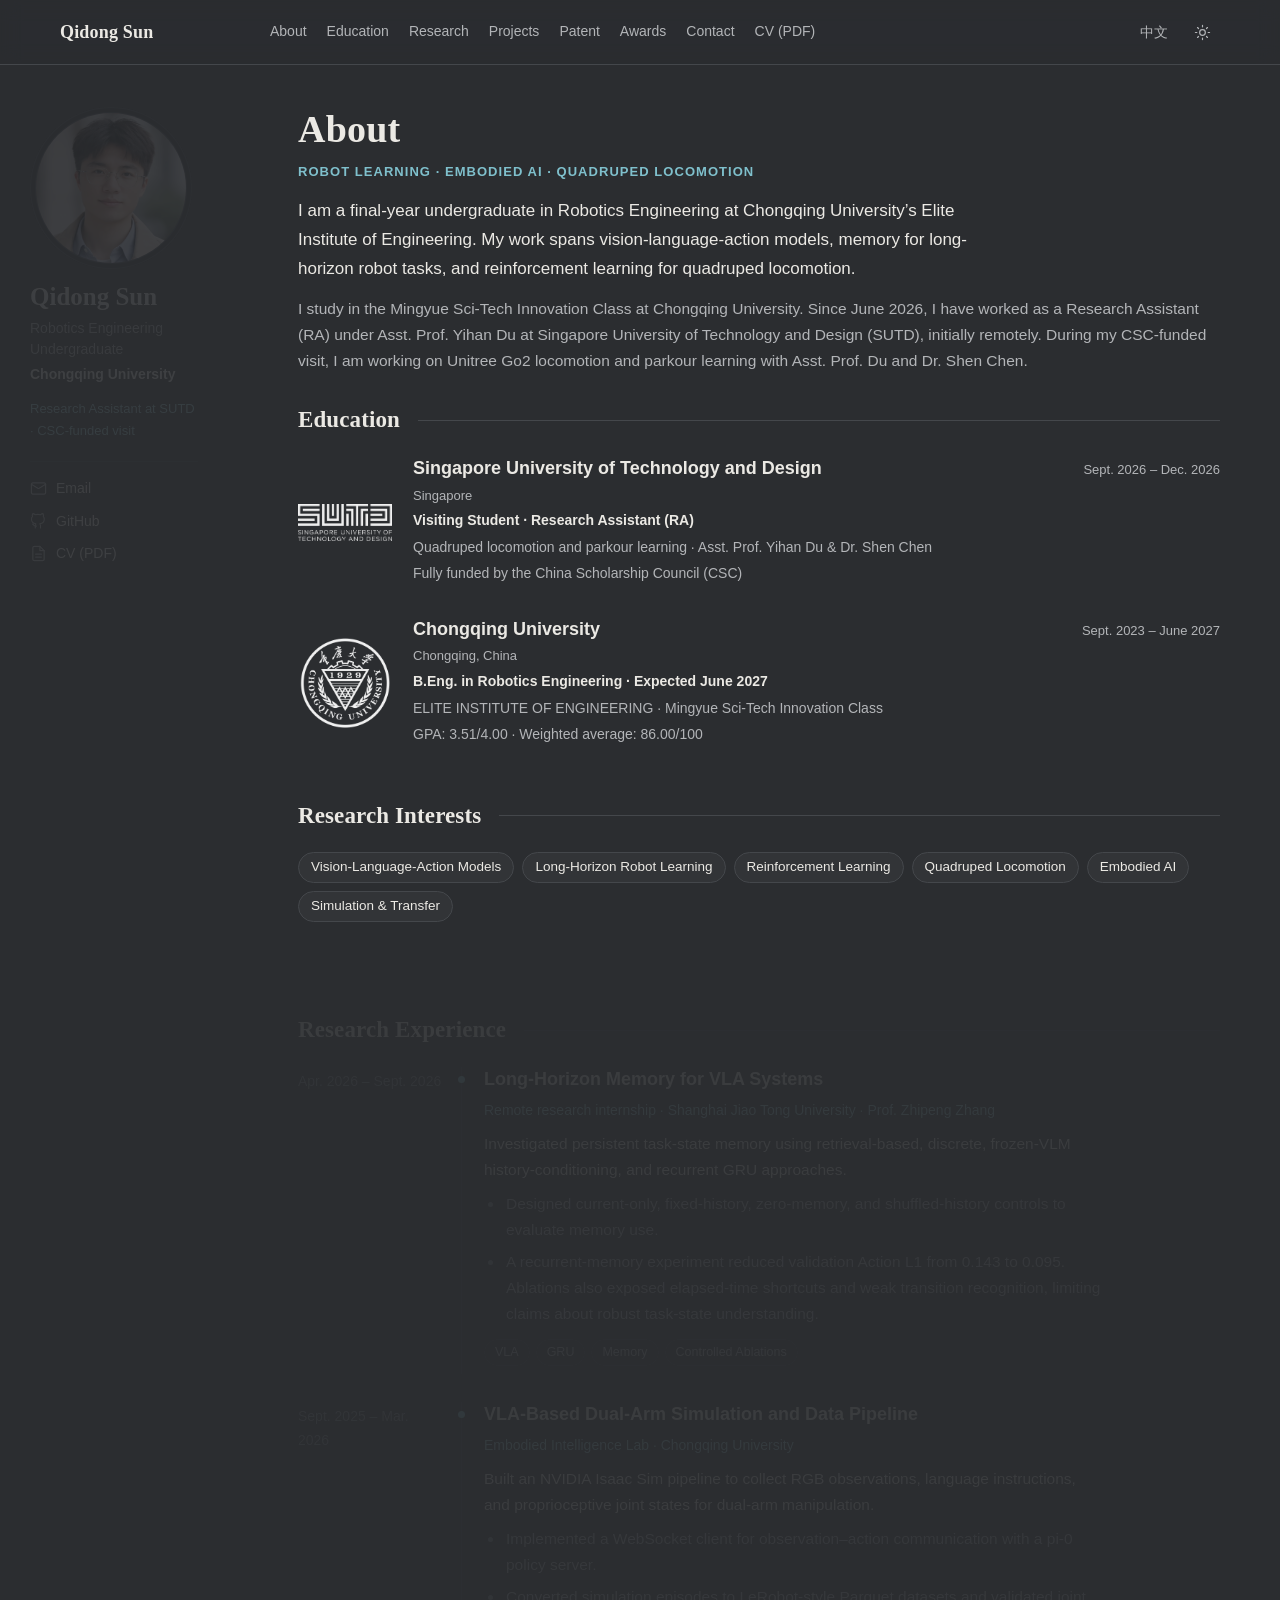
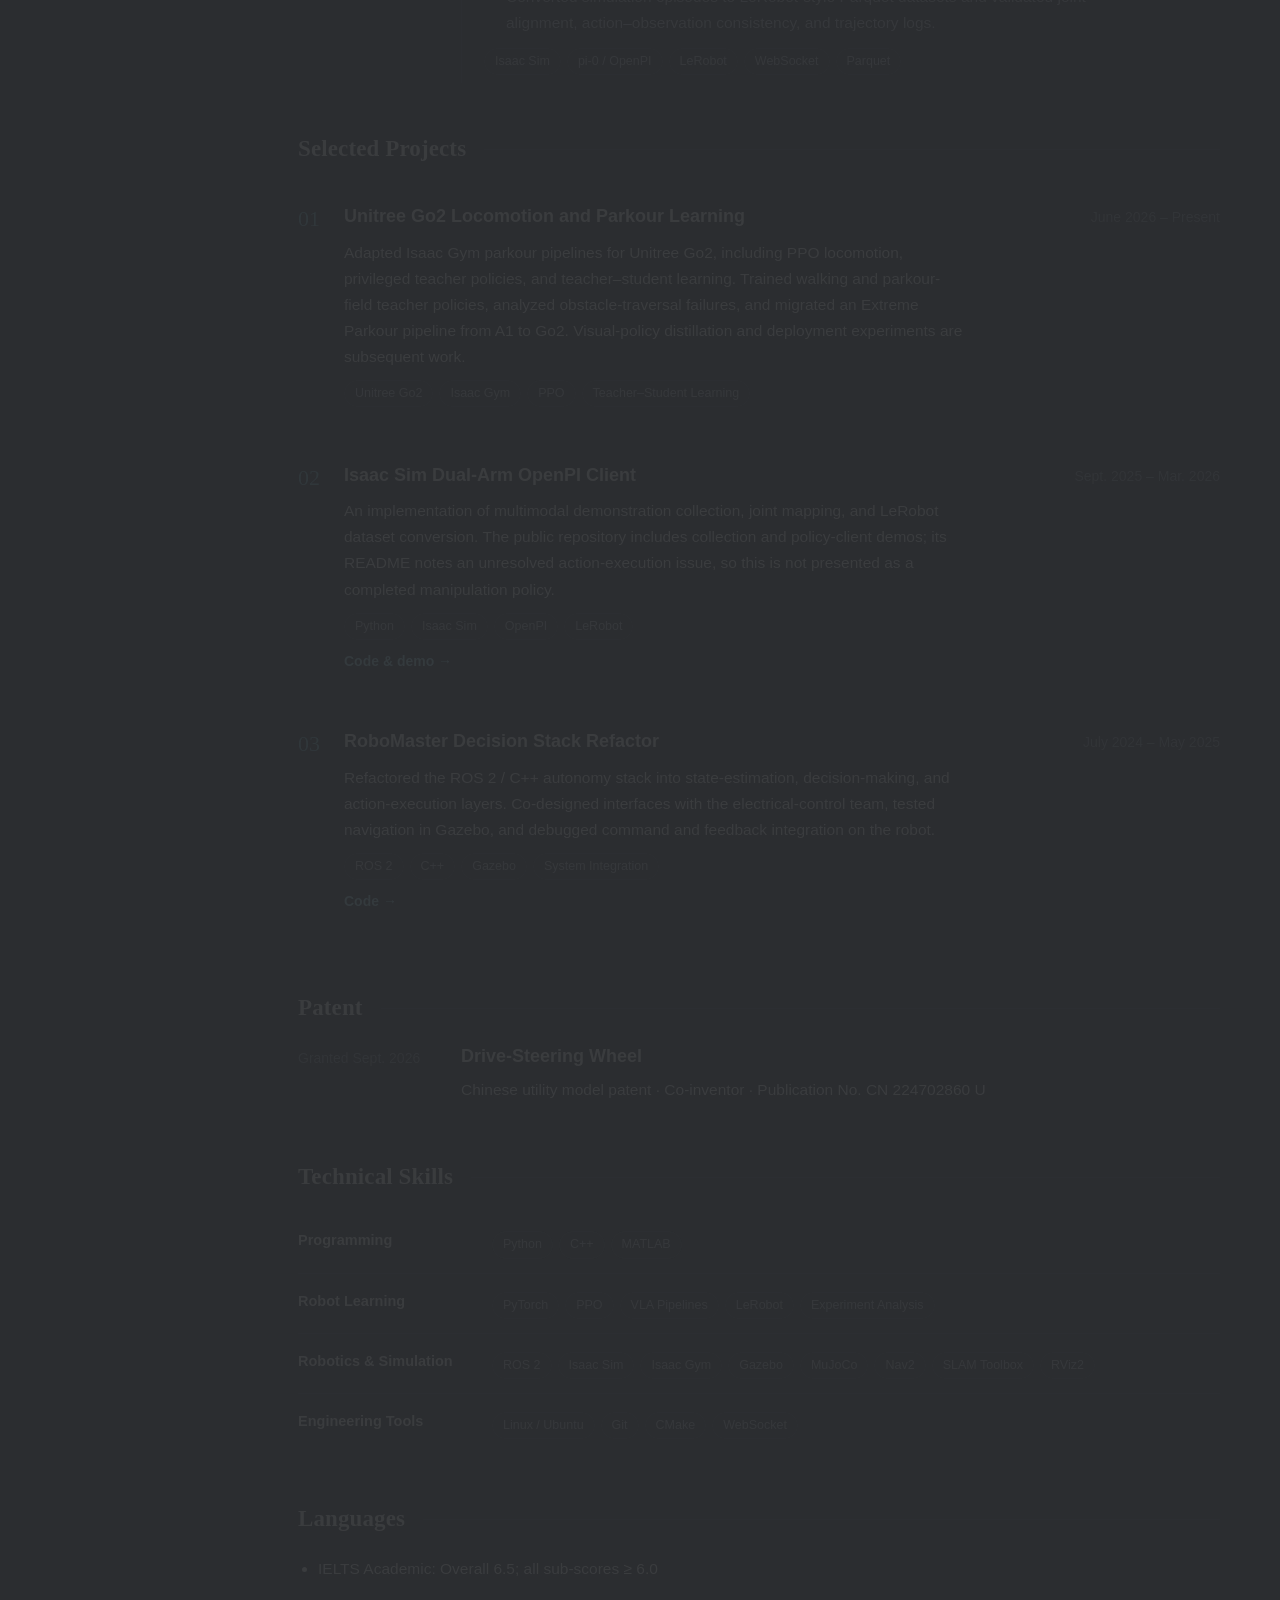
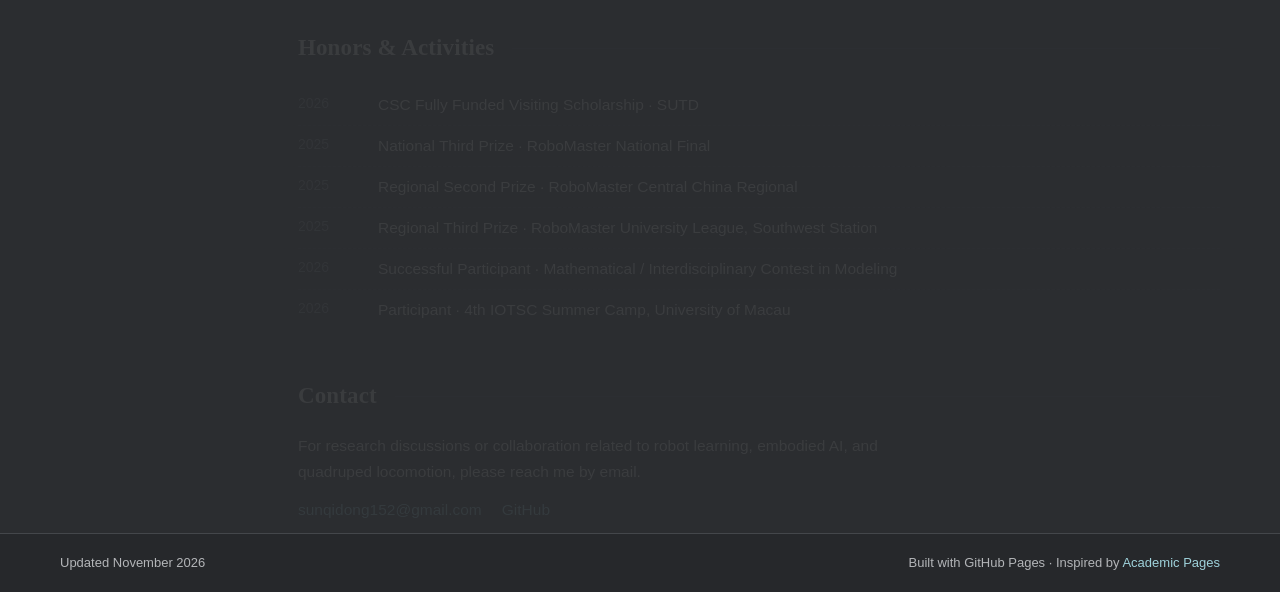
<file: index.html>
<!doctype html>
<html lang="en" data-theme="dark">
  <head>
    <meta charset="utf-8" />
    <meta name="viewport" content="width=device-width, initial-scale=1" />
    <!-- 仅加载本站资源：不接入统计追踪、第三方脚本或数据上传接口。 -->
    <meta http-equiv="Content-Security-Policy" content="default-src 'self'; script-src 'self'; style-src 'self'; img-src 'self'; connect-src 'none'; object-src 'none'; base-uri 'self'; form-action 'none'" />
    <meta name="referrer" content="no-referrer" />
    <meta
      name="description"
      content="I am a final-year undergraduate in Robotics Engineering at Chongqing University’s Elite Institute of Engineering. My work spans vision-language-action models, memory for long-horizon robot tasks, and reinforcement learning for quadruped locomotion."
    />
    <meta name="author" content="Qidong Sun" />
    <title>Qidong Sun | Robotics &amp; Robot Learning</title>
    <link rel="canonical" href="https://rest271828.github.io/" />
    <link rel="icon" href="assets/favicon.png" type="image/png" />
    <!-- 链接预览卡片（微信、Slack、LinkedIn、邮件等）。description 由 tools/prerender.cjs 自动填写。 -->
    <meta property="og:type" content="profile" />
    <meta property="og:site_name" content="Qidong Sun" />
    <meta property="og:title" content="Qidong Sun | Robotics &amp; Robot Learning" />
    <meta property="og:description" content="I am a final-year undergraduate in Robotics Engineering at Chongqing University’s Elite Institute of Engineering. My work spans vision-language-action models, memory for long-horizon robot tasks, and reinforcement learning for quadruped locomotion." />
    <meta property="og:url" content="https://rest271828.github.io/" />
    <meta property="og:image" content="https://rest271828.github.io/assets/og-avatar.jpg" />
    <meta property="og:image:width" content="600" />
    <meta property="og:image:height" content="600" />
    <meta property="og:image:alt" content="Portrait of Qidong Sun" />
    <meta name="twitter:card" content="summary" />
    <script type="application/ld+json">
    {
      "@context": "https://schema.org",
      "@type": "Person",
      "name": "Qidong Sun",
      "alternateName": "孙奇栋",
      "url": "https://rest271828.github.io/",
      "image": "https://rest271828.github.io/assets/profile.webp",
      "jobTitle": "Robotics Engineering Undergraduate",
      "affiliation": [
        {
          "@type": "CollegeOrUniversity",
          "name": "Singapore University of Technology and Design"
        },
        {
          "@type": "CollegeOrUniversity",
          "name": "Chongqing University"
        }
      ],
      "knowsAbout": [
        "Vision-Language-Action Models",
        "Long-Horizon Robot Learning",
        "Reinforcement Learning",
        "Quadruped Locomotion",
        "Embodied AI",
        "Simulation & Transfer"
      ],
      "sameAs": [
        "https://github.com/rest271828"
      ]
    }
    </script>
    <link rel="stylesheet" href="styles.css?v=static-1" />
  </head>
  <body class="home-page">
    <a class="skip-link" href="#home">Skip to content / 跳转到正文</a>
    <header class="site-header">
      <div class="page topbar">
        <a class="site-title" href="#home" id="site-title">Qidong Sun</a>
        <nav aria-label="Main navigation" id="main-nav"><a href="#about" rel="noreferrer noopener">About</a><a href="#education" rel="noreferrer noopener">Education</a><a href="#research" rel="noreferrer noopener">Research</a><a href="#projects" rel="noreferrer noopener">Projects</a><a href="#patents" rel="noreferrer noopener">Patent</a><a href="#awards" rel="noreferrer noopener">Awards</a><a href="#contact" rel="noreferrer noopener">Contact</a><a href="assets/Qidong-Sun-CV.pdf" download rel="noreferrer noopener">CV (PDF)</a></nav>
        <div class="nav-wrap">
          <button class="lang-toggle" id="lang-toggle" type="button" aria-label="切换为中文" lang="zh-CN">中文</button>
          <button class="theme-toggle" id="theme-toggle" type="button" aria-label="Switch to light theme" aria-pressed="true" title="Switch to light theme"><svg width="17" height="17" viewBox="0 0 24 24" fill="none" stroke="currentColor" stroke-width="1.7" stroke-linecap="round" stroke-linejoin="round" aria-hidden="true"><circle cx="12" cy="12" r="4"/><path d="M12 2v2m0 16v2M2 12h2m16 0h2M5 5l1.4 1.4m11.2 11.2L19 19M5 19l1.4-1.4M17.6 6.4 19 5"/></svg></button>
        </div>
      </div>
    </header>

    <div class="page site-layout">
      <!-- 个人资料来自 site-data.js；未设置公开头像时不显示占位图。 -->
      <aside class="profile" id="profile">
        <div class="portrait"><img src="assets/profile.webp" alt="Qidong Sun" width="128" height="128" /></div>
        <div class="monogram" aria-hidden="true">QS</div>
        <p class="profile-name" id="profile-name">Qidong Sun</p>
        <p class="profile-alternate" id="profile-alternate" hidden></p>
        <p class="profile-role" id="profile-role">Robotics Engineering Undergraduate</p>
        <p class="profile-school" id="profile-school">Chongqing University</p>
        <p class="profile-visit" id="profile-visit">Research Assistant at SUTD · CSC-funded visit</p>
        <div class="profile-links" id="hero-links"><a href="mailto:sunqidong152@gmail.com" rel="noreferrer noopener"><svg width="17" height="17" viewBox="0 0 24 24" fill="none" stroke="currentColor" stroke-width="1.7" stroke-linecap="round" stroke-linejoin="round" aria-hidden="true"><rect x="2" y="4" width="20" height="16" rx="2"/><path d="m22 6-9 5.7a2 2 0 0 1-2 0L2 6"/></svg>Email</a><a href="https://github.com/rest271828" rel="noreferrer noopener"><svg width="17" height="17" viewBox="0 0 24 24" fill="none" stroke="currentColor" stroke-width="1.7" stroke-linecap="round" stroke-linejoin="round" aria-hidden="true"><path d="M9 19c-4.3 1.4-4.3-2.5-6-3m12 6v-3.9a3.4 3.4 0 0 0-1-2.6c3.3-.4 6.8-1.6 6.8-7.4A5.8 5.8 0 0 0 19.2 4c.2-.4.7-1.9-.2-4 0 0-1.3-.4-4.2 1.6a14.4 14.4 0 0 0-7.6 0C4.3-.4 3 0 3 0c-.9 2.1-.4 3.6-.2 4A5.8 5.8 0 0 0 1.2 8.1c0 5.8 3.5 7 6.8 7.4a3.4 3.4 0 0 0-1 2.6V22" transform="translate(1 1) scale(.92)"/></svg>GitHub</a><a href="assets/Qidong-Sun-CV.pdf" download rel="noreferrer noopener"><svg width="17" height="17" viewBox="0 0 24 24" fill="none" stroke="currentColor" stroke-width="1.7" stroke-linecap="round" stroke-linejoin="round" aria-hidden="true"><path d="M14 2H6a2 2 0 0 0-2 2v16a2 2 0 0 0 2 2h12a2 2 0 0 0 2-2V8Z"/><path d="M14 2v6h6M8 13h8m-8 4h8"/></svg>CV (PDF)</a></div>
      </aside>

      <main id="home">
        <section class="intro" id="about">
          <h1 data-section-title="about">About</h1>
          <p class="subtitle" id="hero-subtitle">Robot Learning · Embodied AI · Quadruped Locomotion</p>
          <p id="hero-summary">I am a final-year undergraduate in Robotics Engineering at Chongqing University’s Elite Institute of Engineering. My work spans vision-language-action models, memory for long-horizon robot tasks, and reinforcement learning for quadruped locomotion.</p>
          <p id="about-text">I study in the Mingyue Sci-Tech Innovation Class at Chongqing University. Since June 2026, I have worked as a Research Assistant (RA) under Asst. Prof. Yihan Du at Singapore University of Technology and Design (SUTD), initially remotely. During my CSC-funded visit, I am working on Unitree Go2 locomotion and parkour learning with Asst. Prof. Du and Dr. Shen Chen.</p>
        </section>

        <section id="education">
          <h2 data-section-title="education">Education</h2>
          <div class="education-list" id="education-list">
    <article class="education-item">
      <div class="education-logo-set"><img class="education-logo" src="assets/logos/sutd.png" alt="" width="92" height="48" /></div>
      <div class="education-main">
        <div class="entry-heading"><h3>Singapore University of Technology and Design</h3><p class="education-time">Sept. 2026 – Dec. 2026</p></div>
        <p class="location">Singapore</p>
        <p class="education-degree">Visiting Student · Research Assistant (RA)</p>
        <p>Quadruped locomotion and parkour learning · Asst. Prof. Yihan Du &amp; Dr. Shen Chen</p>
        <p class="education-note">Fully funded by the China Scholarship Council (CSC)</p>
      </div>
    </article>
    <article class="education-item">
      <div class="education-logo-set"><img class="education-logo" src="assets/logos/cqu-seal.png" alt="" width="92" height="48" /></div>
      <div class="education-main">
        <div class="entry-heading"><h3>Chongqing University</h3><p class="education-time">Sept. 2023 – June 2027</p></div>
        <p class="location">Chongqing, China</p>
        <p class="education-degree">B.Eng. in Robotics Engineering · Expected June 2027</p>
        <p>ELITE INSTITUTE OF ENGINEERING · Mingyue Sci-Tech Innovation Class</p>
        <p class="education-note">GPA: 3.51/4.00 · Weighted average: 86.00/100</p>
      </div>
    </article></div>
        </section>

        <section id="interests">
          <h2 data-section-title="interests">Research Interests</h2>
          <div class="interest-list" id="interest-list"><span>Vision-Language-Action Models</span><span>Long-Horizon Robot Learning</span><span>Reinforcement Learning</span><span>Quadruped Locomotion</span><span>Embodied AI</span><span>Simulation &amp; Transfer</span></div>
        </section>

        <section id="research">
          <h2 data-section-title="research">Research Experience</h2>
          <div class="item-list" id="research-list">
    <article class="text-item">
      <p class="item-time">Apr. 2026 – Sept. 2026</p>
      <div>
        <h3>Long-Horizon Memory for VLA Systems</h3>
        <p class="affiliation">Remote research internship · Shanghai Jiao Tong University · Prof. Zhipeng Zhang</p>
        <p>Investigated persistent task-state memory using retrieval-based, discrete, frozen-VLM history-conditioning, and recurrent GRU approaches.</p>
        <ul class="highlights"><li>Designed current-only, fixed-history, zero-memory, and shuffled-history controls to evaluate memory use.</li><li>A recurrent-memory experiment reduced validation Action L1 from 0.143 to 0.095. Ablations also exposed elapsed-time shortcuts and weak transition recognition, limiting claims about robust task-state understanding.</li></ul>
        <p class="tech-list"><span>VLA</span><span>GRU</span><span>Memory</span><span>Controlled Ablations</span></p>
      </div>
    </article>
    <article class="text-item">
      <p class="item-time">Sept. 2025 – Mar. 2026</p>
      <div>
        <h3>VLA-Based Dual-Arm Simulation and Data Pipeline</h3>
        <p class="affiliation">Embodied Intelligence Lab · Chongqing University</p>
        <p>Built an NVIDIA Isaac Sim pipeline to collect RGB observations, language instructions, and proprioceptive joint states for dual-arm manipulation.</p>
        <ul class="highlights"><li>Implemented a WebSocket client for observation–action communication with a pi-0 policy server.</li><li>Converted simulation episodes to LeRobot-style Parquet datasets and validated joint alignment, action–observation consistency, and trajectory logs.</li></ul>
        <p class="tech-list"><span>Isaac Sim</span><span>pi-0 / OpenPI</span><span>LeRobot</span><span>WebSocket</span><span>Parquet</span></p>
      </div>
    </article></div>
        </section>

        <section id="projects">
          <h2 data-section-title="projects">Selected Projects</h2>
          <div class="project-list" id="project-list"><article class="project-item ">
      
      <div class="project-copy">
        <div class="entry-heading"><h3>Unitree Go2 Locomotion and Parkour Learning</h3><p class="item-time">June 2026 – Present</p></div>
        <p>Adapted Isaac Gym parkour pipelines for Unitree Go2, including PPO locomotion, privileged teacher policies, and teacher–student learning. Trained walking and parkour-field teacher policies, analyzed obstacle-traversal failures, and migrated an Extreme Parkour pipeline from A1 to Go2. Visual-policy distillation and deployment experiments are subsequent work.</p>
        <p class="tech-list"><span>Unitree Go2</span><span>Isaac Gym</span><span>PPO</span><span>Teacher–Student Learning</span></p>
        
      </div>
    </article><article class="project-item ">
      
      <div class="project-copy">
        <div class="entry-heading"><h3>Isaac Sim Dual-Arm OpenPI Client</h3><p class="item-time">Sept. 2025 – Mar. 2026</p></div>
        <p>An implementation of multimodal demonstration collection, joint mapping, and LeRobot dataset conversion. The public repository includes collection and policy-client demos; its README notes an unresolved action-execution issue, so this is not presented as a completed manipulation policy.</p>
        <p class="tech-list"><span>Python</span><span>Isaac Sim</span><span>OpenPI</span><span>LeRobot</span></p>
        <p class="links"><a href="https://github.com/rest271828/lerobot_data_convert_test_isaacsim" rel="noreferrer noopener">Code &amp; demo</a></p>
      </div>
    </article><article class="project-item ">
      
      <div class="project-copy">
        <div class="entry-heading"><h3>RoboMaster Decision Stack Refactor</h3><p class="item-time">July 2024 – May 2025</p></div>
        <p>Refactored the ROS 2 / C++ autonomy stack into state-estimation, decision-making, and action-execution layers. Co-designed interfaces with the electrical-control team, tested navigation in Gazebo, and debugged command and feedback integration on the robot.</p>
        <p class="tech-list"><span>ROS 2</span><span>C++</span><span>Gazebo</span><span>System Integration</span></p>
        <p class="links"><a href="https://github.com/rest271828/rm_decision_2025_pb" rel="noreferrer noopener">Code</a></p>
      </div>
    </article></div>
        </section>

        <section id="patents">
          <h2 data-section-title="patents">Patent</h2>
          <div class="item-list" id="patent-list">
    <article class="text-item">
      <p class="item-time">Granted Sept. 2026</p>
      <div>
        <h3>Drive-Steering Wheel</h3>
        
        <p>Chinese utility model patent · Co-inventor · Publication No. CN 224702860 U</p>
        
        
      </div>
    </article></div>
        </section>

        <section id="skills">
          <h2 data-section-title="skills">Technical Skills</h2>
          <div class="skill-list" id="skill-list">
    <div class="skill-row"><h3>Programming</h3><p><span>Python</span><span>C++</span><span>MATLAB</span></p></div>
    <div class="skill-row"><h3>Robot Learning</h3><p><span>PyTorch</span><span>PPO</span><span>VLA Pipelines</span><span>LeRobot</span><span>Experiment Analysis</span></p></div>
    <div class="skill-row"><h3>Robotics &amp; Simulation</h3><p><span>ROS 2</span><span>Isaac Sim</span><span>Isaac Gym</span><span>Gazebo</span><span>MuJoCo</span><span>Nav2</span><span>SLAM Toolbox</span><span>RViz2</span></p></div>
    <div class="skill-row"><h3>Engineering Tools</h3><p><span>Linux / Ubuntu</span><span>Git</span><span>CMake</span><span>WebSocket</span></p></div></div>
        </section>

        <section id="certificates">
          <h2 data-section-title="certificates">Languages</h2>
          <ul class="plain-list" id="certificate-list"><li>IELTS Academic: Overall 6.5; all sub-scores ≥ 6.0</li></ul>
        </section>

        <section id="awards">
          <h2 data-section-title="awards">Honors &amp; Activities</h2>
          <ul class="plain-list" id="award-list"><li><span class="list-time">2026</span><span>CSC Fully Funded Visiting Scholarship · SUTD</span></li><li><span class="list-time">2025</span><span>National Third Prize · RoboMaster National Final</span></li><li><span class="list-time">2025</span><span>Regional Second Prize · RoboMaster Central China Regional</span></li><li><span class="list-time">2025</span><span>Regional Third Prize · RoboMaster University League, Southwest Station</span></li><li><span class="list-time">2026</span><span>Successful Participant · Mathematical / Interdisciplinary Contest in Modeling</span></li><li><span class="list-time">2026</span><span>Participant · 4th IOTSC Summer Camp, University of Macau</span></li></ul>
        </section>

        <section id="contact">
          <h2 data-section-title="contact">Contact</h2>
          <p id="contact-text">For research discussions or collaboration related to robot learning, embodied AI, and quadruped locomotion, please reach me by email.</p>
          <p class="links" id="contact-links"><a href="mailto:sunqidong152@gmail.com" rel="noreferrer noopener">sunqidong152@gmail.com</a><a href="https://github.com/rest271828" rel="noreferrer noopener">GitHub</a></p>
        </section>
      </main>
    </div>
    <footer class="site-footer">
      <div class="page footer-inner">
        <span id="footer-updated">Updated November 2026</span>
        <span>Built with GitHub Pages · Inspired by <a href="https://academicpages.github.io/">Academic Pages</a></span>
      </div>
    </footer>

    <!-- 内容修改 site-data.js；排版修改 styles.css；逻辑修改 script.js。
         本文件由 tools/prerender.cjs 根据 tools/index.template.html 生成，请修改模板而不是本文件。 -->
    <script src="site-data.js?v=static-1"></script>
    <script src="script.js?v=static-1"></script>
  </body>
</html>
</file>
<file: styles.css>
/* 可修改：主色、文字色与页面宽度。延续简洁学术主页，不依赖外部字体服务。 */
:root {
  --text: #242424;
  --muted: #626870;
  --link: #245b8a;
  --line: #e2e5e8;
  --page-width: 1040px;
}
* { box-sizing: border-box; letter-spacing: 0; }
html { scroll-behavior: smooth; scroll-padding-top: 24px; }
body {
  margin: 0;
  background: #fff;
  color: var(--text);
  font-family: Georgia, "Times New Roman", "Noto Serif SC", "Songti SC", SimSun, serif;
  font-size: 16px;
  line-height: 1.75;
}
[hidden] { display: none !important; }
a { color: var(--link); text-decoration: none; text-underline-offset: 4px; }
a:hover { text-decoration: underline; }
a:focus-visible, button:focus-visible { outline: 2px solid var(--link); outline-offset: 5px; }
button { font: inherit; cursor: pointer; }
p, h1, h2, h3 { margin-top: 0; }
p { margin-bottom: 12px; }
h1 { margin-bottom: 12px; font-size: 40px; line-height: 1.2; font-weight: 600; }
h2 {
  display: table;
  margin-bottom: 25px;
  padding-bottom: 2px;
  border-bottom: 2px solid #6c9fc7;
  font-size: 28px;
  line-height: 1.25;
  font-weight: 600;
}
h3 { margin-bottom: 7px; font-size: 20px; line-height: 1.4; font-weight: 600; }
.page { width: min(var(--page-width), calc(100% - 48px)); margin: 0 auto; }
.topbar {
  display: flex;
  align-items: center;
  justify-content: space-between;
  gap: 24px;
  padding: 24px 0 17px;
  border-bottom: 1px solid var(--line);
}
.site-title { color: var(--text); font-weight: 600; font-size: 19px; white-space: nowrap; }
.nav-wrap, nav { display: flex; align-items: center; flex-wrap: wrap; }
.nav-wrap { justify-content: flex-end; gap: 20px; }
nav { gap: 16px; font-size: 14px; }
.lang-toggle {
  flex: 0 0 54px;
  min-width: 54px;
  height: 34px;
  padding: 2px 7px;
  background: #fff;
  border: 1px solid var(--line);
  border-radius: 3px;
  color: var(--link);
  font-size: 14px;
  line-height: 1;
}
.lang-toggle:hover { border-color: var(--link); }
main { padding-top: 48px; }
section { margin-bottom: 54px; }
.hero { padding-bottom: 6px; }
.small-label { margin-bottom: 14px; color: var(--muted); font-size: 14px; }
.subtitle { color: var(--link); font-size: 18px; margin-bottom: 19px; }
.portrait { width: 128px; height: 128px; border-radius: 50%; overflow: hidden; }
.portrait img { width: 100%; height: 100%; object-fit: cover; object-position: 50% 30%; }
.links { display: flex; flex-wrap: wrap; align-items: center; gap: 8px 20px; }
.links { margin-bottom: 0; }
#about-text { max-width: 970px; }

/* 可修改：教育经历采用校徽在左、学校在右、日期靠右的布局。 */
.education-list { display: grid; gap: 36px; }
.education-item { display: grid; grid-template-columns: 126px minmax(0, 1fr); gap: 30px; }
.education-logo-set { display: flex; flex-direction: column; gap: 12px; align-items: center; padding-top: 6px; }
.education-logo { width: auto; height: auto; max-width: 124px; max-height: 102px; object-fit: contain; }
.education-main h3 { font-size: 23px; }
.education-main p { margin-bottom: 3px; }
.entry-heading { display: flex; align-items: baseline; justify-content: space-between; gap: 12px 24px; }
.entry-heading h3 { min-width: 0; }
.entry-heading > .education-time, .entry-heading > .item-time { flex-shrink: 0; }
.education-time { color: var(--muted); font-size: 15px; }
.education-degree { font-weight: 600; }
.education-note { font-size: 15px; }
.location { font-size: 14px; color: var(--muted); }
.interest-list { display: flex; flex-wrap: wrap; gap: 5px 0; }
.interest-list span { display: inline-block; }
.interest-list span:not(:last-child)::after { content: "/"; color: #9da3a9; margin: 0 14px; }
.item-list, .project-list { display: grid; gap: 30px; }
.text-item { display: grid; grid-template-columns: 165px minmax(0, 1fr); gap: 24px; }
.item-time, .list-time { color: var(--muted); font-size: 14px; }
.text-item > .item-time { padding-top: 3px; }
.text-item p { margin-bottom: 8px; }
.affiliation { color: var(--link); font-size: 15px; }
.highlights { margin: 8px 0 12px; padding-left: 20px; }
.highlights li { padding-left: 2px; margin-bottom: 6px; }
.project-item { padding-bottom: 26px; border-bottom: 1px solid var(--line); }
.project-item:last-child { padding-bottom: 0; border-bottom: 0; }
.project-item.has-media { display: grid; grid-template-columns: 220px minmax(0, 1fr); gap: 26px; }
.project-item.has-media .entry-heading { display: block; }
.project-media { width: 220px; aspect-ratio: 4 / 3; background: #f5f6f7; overflow: hidden; margin-top: 4px; }
.project-media img { width: 100%; height: 100%; object-fit: contain; }
.project-copy p { margin-bottom: 10px; }
.tech-list, .skill-row p { display: flex; flex-wrap: wrap; gap: 3px 0; }
.tech-list { margin-bottom: 9px; }
.tech-list span, .skill-row span { color: var(--muted); font-size: 14px; }
.tech-list span:not(:last-child)::after, .skill-row span:not(:last-child)::after { content: "·"; padding: 0 9px; color: #92989e; }
.skill-row { display: grid; grid-template-columns: 190px minmax(0, 1fr); gap: 24px; padding: 12px 0; border-bottom: 1px solid var(--line); }
.skill-row h3 { margin-bottom: 0; font-size: 16px; }
.skill-row p { margin-bottom: 0; }
.plain-list { margin: 0; padding-left: 20px; }
.plain-list li { margin-bottom: 8px; }
#award-list { padding-left: 0; list-style: none; }
#award-list li { display: grid; grid-template-columns: 64px minmax(0, 1fr); gap: 16px; }
footer { display: flex; flex-wrap: wrap; justify-content: space-between; gap: 12px; padding: 22px 0 30px; border-top: 1px solid var(--line); color: var(--muted); font-size: 13px; }
.skip-link { position: fixed; left: 12px; top: -90px; z-index: 10; background: #fff; padding: 10px 16px; border: 1px solid var(--link); }
.skip-link:focus { top: 10px; }
.reveal > * {
  transition: opacity 460ms ease, transform 460ms cubic-bezier(.22, .65, .25, 1);
}
.reveal[data-motion="visible"] > * { transition-duration: 640ms; }
.reveal[data-motion="below"] > * { opacity: .08; transform: translateY(42px); }
.reveal[data-motion="above"] > * { opacity: .08; transform: translateY(-36px); }
.reveal:target > *, .reveal:focus-within > * { opacity: 1; transform: none; }

@keyframes enter-intro {
  from { opacity: .1; transform: translateY(38px); }
  to { opacity: 1; transform: none; }
}
@keyframes enter-profile {
  from { opacity: .1; transform: translateX(-30px); }
  to { opacity: 1; transform: none; }
}

@media (max-width: 1000px) {
  .entry-heading { flex-wrap: wrap; gap: 0 20px; }
  .entry-heading > .education-time { width: 100%; margin-bottom: 6px; }
}
@media (max-width: 760px) {
  .page { width: calc(100% - 36px); }
  .topbar { align-items: flex-start; flex-wrap: wrap; gap: 14px; padding-top: 20px; }
  .nav-wrap { width: 100%; justify-content: space-between; flex-wrap: nowrap; gap: 16px; align-items: flex-start; }
  nav { gap: 8px 14px; font-size: 14px; }
  main { padding-top: 32px; }
  section { margin-bottom: 40px; }
  h1 { font-size: 34px; }
  h2 { font-size: 26px; margin-bottom: 22px; }
  h3 { font-size: 19px; }
  .subtitle { font-size: 17px; }
  .education-item { grid-template-columns: 76px minmax(0, 1fr); gap: 17px; }
  .education-logo { max-width: 74px; max-height: 78px; }
  .education-main h3 { font-size: 21px; }
  .education-time { font-size: 14px; }
  .text-item { grid-template-columns: 1fr; gap: 2px; }
  .text-item > .item-time { margin-bottom: 3px; }
  .project-item.has-media { grid-template-columns: 1fr; gap: 18px; }
  .project-media { width: min(100%, 360px); }
  .skill-row { grid-template-columns: 1fr; gap: 3px; }
  .entry-heading { display: block; }
  .entry-heading h3 { margin-bottom: 4px; }
}

/* 首页采用资料栏与正文双栏；手机端折叠为单栏。 */
.home-page {
  --page-width: 1160px;
  --surface: #e8eaeb;
  --masthead: #e1e4e5;
  --footer: #dfe2e3;
  --text: #252b30;
  --muted: #555f66;
  --link: #176478;
  --line: #cbd1d3;
  --accent: #378396;
  background: var(--surface);
  font-family: -apple-system, BlinkMacSystemFont, "Segoe UI", "Noto Sans SC", "Microsoft YaHei", sans-serif;
  line-height: 1.68;
}
[data-theme="dark"] .home-page {
  color-scheme: dark;
  --surface: #3c3c3c;
  --masthead: #373737;
  --footer: #343434;
  --text: #f1f1f1;
  --muted: #c8c8c8;
  --link: #9edbe5;
  --line: #575757;
  --accent: #79c6d2;
}
.site-header { background: var(--masthead); border-bottom: 1px solid var(--line); }
.site-header .topbar {
  display: grid;
  grid-template-columns: 184px minmax(0, 1fr) auto;
  align-items: center;
  gap: 26px;
  padding: 14px 0;
  border: 0;
}
.site-header .site-title { font-size: 17px; font-weight: 750; }
.site-header nav { gap: 6px 20px; font-size: 14px; }
.site-header nav a { position: relative; color: var(--muted); padding-block: 4px; }
.site-header nav a::after {
  position: absolute;
  right: 0;
  bottom: 1px;
  left: 0;
  height: 1px;
  content: "";
  background: var(--accent);
  transform: scaleX(0);
  transform-origin: left;
  transition: transform 200ms ease;
}
.site-header nav a:is(:hover, :focus-visible) { color: var(--link); text-decoration: none; }
.site-header nav a:is(:hover, :focus-visible)::after { transform: scaleX(1); }
.site-header .nav-wrap { width: auto; flex-direction: row; align-items: center; gap: 6px; }
.site-header .lang-toggle,
.theme-toggle {
  display: inline-grid;
  place-items: center;
  height: 36px;
  background: transparent;
  color: var(--muted);
  border: 1px solid transparent;
  border-radius: 4px;
}
.site-header .lang-toggle { min-width: 48px; flex-basis: 48px; }
.theme-toggle { width: 36px; padding: 0; }
.site-header .lang-toggle:hover, .theme-toggle:hover { color: var(--link); border-color: var(--line); }
.site-layout {
  display: grid;
  grid-template-columns: 184px minmax(0, 1fr);
  gap: 54px;
  align-items: start;
  padding-top: 42px;
}
.site-layout > main { min-width: 0; padding-top: 0; }
.profile {
  position: sticky;
  top: 28px;
  padding: 0 16px 0 0;
  color: var(--muted);
  font-size: 14px;
  overflow-wrap: anywhere;
  animation: enter-profile 690ms cubic-bezier(.2, .75, .25, 1) both;
}
.profile::before { content: ""; display: block; width: 30px; height: 3px; margin-bottom: 16px; background: var(--accent); }
.profile .portrait { margin-bottom: 14px; border: 3px solid var(--surface); outline: 1px solid var(--line); }
.profile-name { margin: 0 0 6px; color: var(--text); font-size: 23px; line-height: 1.25; font-weight: 750; }
.profile-alternate { margin-bottom: 10px; font-size: 14px; }
.profile-role { margin: 0 0 4px; line-height: 1.45; }
.profile-school { margin: 0; font-weight: 650; color: var(--text); }
.profile-visit { margin: 12px 0 0; color: var(--link); font-size: 13px; }
.profile-links { display: flex; flex-direction: column; align-items: flex-start; gap: 9px; margin-top: 19px; padding-top: 15px; border-top: 1px solid var(--line); }
.profile-links a { display: inline-flex; align-items: center; gap: 9px; color: var(--text); }
.profile-links a:hover { color: var(--link); }
.profile-links svg { flex: none; color: var(--muted); }
.home-page main > section { margin-bottom: 38px; }
.home-page main > .intro { margin-bottom: 32px; animation: enter-intro 720ms cubic-bezier(.2, .75, .25, 1) both; }
.home-page h1 { font-size: 33px; line-height: 1.16; font-weight: 750; margin-bottom: 12px; }
.home-page h2 {
  display: block;
  padding-bottom: 9px;
  margin-bottom: 19px;
  border-bottom: 1px solid var(--line);
  font-size: 24px;
  font-weight: 720;
}
.home-page h3 { font-size: 18px; font-weight: 700; }
.home-page .subtitle { margin-bottom: 14px; color: var(--link); font-size: 15px; font-weight: 650; }
.home-page #about-text { margin-bottom: 0; }
.home-page .education-list { gap: 20px; }
.home-page .education-item { grid-template-columns: 94px minmax(0, 1fr); gap: 21px; }
.home-page .education-logo-set { display: block; align-self: center; padding-top: 0; }
.home-page .education-logo {
  display: block;
  width: 94px;
  height: 48px;
  object-fit: contain;
}
/* 保留 PNG 的透明通道；深灰主题用浅色校徽提高对比。 */
[data-theme="dark"] .home-page .education-logo { filter: brightness(0) invert(.94); }
.home-page .education-logo[src$="cqu-seal.png"] {
  width: 90px;
  height: 90px;
  margin-inline: auto;
}
.home-page .education-main h3 { font-size: 17px; margin-bottom: 3px; }
.home-page .education-time { font-size: 13px; }
.home-page .location { font-size: 13px; }
.home-page .education-main > p:not(.location) { font-size: 14px; }
.home-page .item-list, .home-page .project-list { gap: 20px; }
.home-page .project-list { counter-reset: project; }
.home-page .project-item {
  position: relative;
  counter-increment: project;
  padding: 0 0 20px 42px;
}
.home-page .project-item::before {
  position: absolute;
  top: 1px;
  left: 0;
  color: var(--link);
  font-size: 13px;
  font-weight: 650;
  font-variant-numeric: tabular-nums;
  content: counter(project, decimal-leading-zero);
}
.home-page .project-item:last-child { padding-bottom: 0; }
.home-page .text-item { grid-template-columns: 144px minmax(0, 1fr); gap: 19px; }
.home-page .interest-list { font-size: 14px; }
.site-footer { display: block; padding: 0; background: var(--footer); }
.footer-inner { display: flex; flex-wrap: wrap; justify-content: space-between; gap: 8px 24px; padding-block: 18px; }
.home-page .skip-link { background: var(--surface); }

@media (max-width: 920px) {
  .site-header .topbar { grid-template-columns: auto minmax(0, 1fr) auto; gap: 18px; }
  .site-header nav { gap: 4px 14px; }
  .site-layout { grid-template-columns: 160px minmax(0, 1fr); gap: 32px; }
}
@media (max-width: 760px) {
  .site-header .topbar { grid-template-columns: minmax(0, 1fr) auto; row-gap: 8px; padding: 10px 0 12px; }
  .site-header nav { grid-row: 2; grid-column: 1 / -1; }
  .site-header .nav-wrap { grid-row: 1; grid-column: 2; }
  .site-layout { grid-template-columns: minmax(0, 1fr); gap: 26px; padding-top: 23px; }
  .profile { position: static; padding: 0 0 17px; border-bottom: 1px solid var(--line); animation-name: enter-intro; }
  .profile::before { margin-bottom: 11px; }
  .profile-name { font-size: 22px; }
  .profile-visit { margin-top: 6px; }
  .profile-links { flex-direction: row; flex-wrap: wrap; gap: 8px 18px; border: 0; padding: 0; margin-top: 12px; }
  .home-page h1 { font-size: 28px; }
  .home-page h2 { font-size: 21px; }
  .home-page .education-item { grid-template-columns: 64px minmax(0, 1fr); gap: 13px; }
  .home-page .education-logo { width: 64px; height: 40px; }
  .home-page .education-logo[src$="cqu-seal.png"] { width: 62px; height: 62px; }
  .home-page .text-item { grid-template-columns: minmax(0, 1fr); gap: 2px; }
  .home-page .project-item { padding-left: 30px; }
  .footer-inner { flex-direction: column; }
}

@media (prefers-reduced-motion: reduce) {
  html { scroll-behavior: auto; }
  *, *::before, *::after { animation: none !important; transition: none !important; }
  .reveal[data-motion] > * { opacity: 1; transform: none; }
}
@media print {
  @page { margin: 16mm; }
  body { font-size: 10pt; line-height: 1.45; }
  .page { width: 100%; }
  .site-header, .skip-link, .project-media, .portrait, .profile, footer, #contact { display: none !important; }
  .site-layout { display: block; padding: 0; }
  main { padding: 0; }
  section { margin-bottom: 18px; }
  h1 { font-size: 23pt; }
  h2 { font-size: 15pt; margin-bottom: 12px; break-after: avoid; }
  h3, .education-main h3 { font-size: 12pt; break-after: avoid; }
  .hero { margin-bottom: 16px; }
  .home-page { background: #fff; color: #222; }
  .home-page main > .intro { animation: none; }
  .reveal[data-motion] > * { opacity: 1; transform: none; }
  .education-item, .project-item.has-media { display: block; }
  .education-logo-set { display: none; }
  .item-time, .list-time, .tech-list span, .skill-row span { font-size: 9pt; }
  .education-time { font-size: 10pt; }
  .text-item { grid-template-columns: 125px minmax(0, 1fr); gap: 16px; }
  .education-item, .project-item, .text-item, .skill-row, li { break-inside: avoid; }
  a { color: inherit; }
}

/* ===== 视觉精修（refresh-1）：衬线标题 + 无衬线正文、更沉稳的石墨灰、细线标题、标签胶囊、研究时间线。
   只在此块调整外观；内容仍在 site-data.js。 ===== */
.home-page {
  --serif: "Iowan Old Style", "Palatino Linotype", Palatino, "Book Antiqua", Georgia, "Noto Serif SC", "Songti SC", "STSong", serif;
  --surface: #e9e9e6;
  --masthead: rgba(233, 233, 230, .86);
  --footer: #e1e1dd;
  --panel: rgba(0, 0, 0, .035);
  --text: #23262a;
  --muted: #5d636a;
  --faint: #8b9198;
  --link: #1d5f73;
  --line: #d2d3cf;
  --accent: #2f7d8f;
  font-size: 15.5px;
  -webkit-font-smoothing: antialiased;
}
[data-theme="dark"] .home-page {
  --surface: #2b2d30;
  --masthead: rgba(43, 45, 48, .86);
  --footer: #26282b;
  --panel: rgba(255, 255, 255, .035);
  --text: #ebe9e4;
  --muted: #b3b5b8;
  --faint: #868a8f;
  --link: #9fd2db;
  --line: #44474b;
  --accent: #7fc0cc;
}
.home-page ::selection { background: color-mix(in srgb, var(--accent) 35%, transparent); }

/* 顶栏：吸顶 + 轻微毛玻璃，滚动时导航始终可达。 */
.home-page .site-header {
  position: sticky; top: 0; z-index: 20;
  background: var(--masthead);
  -webkit-backdrop-filter: saturate(140%) blur(10px);
  backdrop-filter: saturate(140%) blur(10px);
}
.home-page .site-header .site-title { font-family: var(--serif); font-size: 18px; font-weight: 600; letter-spacing: .01em; }
.home-page { scroll-padding-top: 76px; }
html:has(.home-page) { scroll-padding-top: 76px; }

/* 侧栏：无照片时显示姓名缩写圆章。 */
.home-page .monogram {
  display: grid; place-items: center;
  width: 76px; height: 76px; margin-bottom: 18px;
  border: 1px solid var(--line); border-radius: 50%;
  background: var(--panel);
  color: var(--accent);
  font-family: var(--serif); font-size: 26px; letter-spacing: .04em;
}
.home-page .portrait:not([hidden]) + .monogram { display: none; }
.home-page .profile::before { display: none; }
.home-page .profile { top: 92px; }
.home-page .profile-name { font-family: var(--serif); font-size: 25px; font-weight: 600; }
.home-page .profile-links a { font-size: 14px; }

/* 标题：衬线字体，标题后接一条细线，取代整行下划线。 */
.home-page h1, .home-page h2 { font-family: var(--serif); font-weight: 600; letter-spacing: .005em; }
.home-page h1 { font-size: 38px; margin-bottom: 10px; }
.home-page h2 {
  display: flex; align-items: center; gap: 18px;
  padding-bottom: 0; margin-bottom: 22px; border: 0;
  font-size: 23px;
}
.home-page h2::after { flex: 1; height: 1px; content: ""; background: var(--line); }
.home-page main > section { margin-bottom: 52px; }
.home-page main p, .home-page .highlights { max-width: 72ch; }
.home-page .subtitle { font-size: 13px; font-weight: 600; letter-spacing: .08em; text-transform: uppercase; color: var(--accent); }
.home-page #hero-summary { font-size: 17px; line-height: 1.7; color: var(--text); }
.home-page #about-text { color: var(--muted); }

/* 研究兴趣与技术栈：低对比胶囊标签。 */
.home-page .interest-list { gap: 8px; }
.home-page .interest-list span,
.home-page .tech-list span,
.home-page .skill-row span {
  padding: 2px 10px;
  border: 1px solid var(--line); border-radius: 999px;
  background: var(--panel);
  font-size: 12.5px; line-height: 1.7; color: var(--muted);
}
.home-page .interest-list span { font-size: 13.5px; padding: 3px 12px; color: var(--text); }
.home-page .interest-list span::after,
.home-page .tech-list span::after,
.home-page .skill-row span::after { display: none; }
.home-page .tech-list, .home-page .skill-row p { gap: 6px; margin-top: 4px; }

/* 教育 */
.home-page .education-list { gap: 28px; }
.home-page .education-main h3 { font-size: 18px; }
.home-page .education-degree { color: var(--text); }
.home-page .education-main > p:not(.location):not(.education-degree) { color: var(--muted); }

/* 研究经历：左侧细时间线。 */
.home-page #research-list { gap: 0; }
.home-page #research-list .text-item { position: relative; padding-bottom: 28px; }
.home-page #research-list .text-item > div { position: relative; padding-left: 22px; border-left: 1px solid var(--line); }
.home-page #research-list .text-item > div::before {
  position: absolute; top: 9px; left: -4px;
  width: 7px; height: 7px; border-radius: 50%;
  content: ""; background: var(--accent);
}
.home-page #research-list .text-item:last-child { padding-bottom: 0; }
.home-page .item-time { font-variant-numeric: tabular-nums; color: var(--faint); }
.home-page .affiliation { font-size: 14px; }
.home-page .highlights { color: var(--muted); }
.home-page .highlights li::marker { color: var(--faint); }

/* 项目：衬线编号，悬停时轻微底色。 */
.home-page .project-list { gap: 10px; }
.home-page .project-item {
  padding: 18px 18px 18px 64px; margin-inline: -18px;
  border: 0; border-radius: 8px;
  transition: background-color 220ms ease;
}
.home-page .project-item:last-child { padding-bottom: 18px; }
.home-page .project-item:hover { background: var(--panel); }
.home-page .project-item::before {
  top: 15px; left: 18px;
  font-family: var(--serif); font-size: 22px; font-weight: 500;
  color: var(--accent); opacity: .85;
}
.home-page .project-copy .links a { font-size: 14px; font-weight: 600; }
.home-page .project-copy .links a::after { content: " →"; }

/* 技能、语言、荣誉 */
.home-page .skill-row { grid-template-columns: 170px minmax(0, 1fr); padding: 14px 0; }
.home-page .skill-row:last-child { border-bottom: 0; }
.home-page .skill-row h3 { font-size: 14.5px; padding-top: 3px; }
.home-page #award-list li { padding: 7px 0; margin: 0; border-bottom: 1px dashed var(--line); }
.home-page #award-list li:last-child { border-bottom: 0; }
.home-page .list-time { color: var(--faint); font-variant-numeric: tabular-nums; }

/* 链接下划线由左向右展开。 */
.home-page main a:not(.skip-link) {
  background: linear-gradient(currentColor, currentColor) 0 100% / 0 1px no-repeat;
  transition: background-size 220ms ease, color 220ms ease;
}
.home-page main a:hover { text-decoration: none; background-size: 100% 1px; }

/* 主题切换时颜色平滑过渡。 */
.home-page, .home-page .site-header, .home-page .site-footer { transition: background-color 300ms ease, color 300ms ease; }

@media (max-width: 760px) {
  .home-page .site-header { position: static; }
  .home-page, html:has(.home-page) { scroll-padding-top: 16px; }
  .home-page .profile { position: static; }
  .home-page .monogram { width: 60px; height: 60px; font-size: 21px; margin-bottom: 12px; }
  .home-page h1 { font-size: 30px; }
  .home-page h2 { font-size: 21px; }
  .home-page #hero-summary { font-size: 16px; }
  .home-page .project-item { padding: 14px 12px 14px 48px; margin-inline: -12px; }
  .home-page .project-item::before { left: 12px; top: 11px; font-size: 19px; }
  .home-page #research-list .text-item > div { padding-left: 16px; }
  .home-page .skill-row { grid-template-columns: 1fr; }
}
@media print {
  .home-page .monogram { display: none; }
  .home-page h2::after { background: #bbb; }
  .home-page .interest-list span, .home-page .tech-list span, .home-page .skill-row span { border: 0; padding: 0 6px 0 0; background: none; }
}

/* 头像：圆形、细边框，替代姓名缩写圆章。 */
.home-page .profile .portrait { width: 150px; height: 150px; margin: 6px 0 18px 6px; border: 0; outline: 0; box-shadow: 0 0 0 1px var(--line), 0 0 0 5px var(--surface), 0 0 0 6px var(--line); }
@media (max-width: 760px) { .home-page .profile .portrait { width: 96px; height: 96px; } }
</file>
